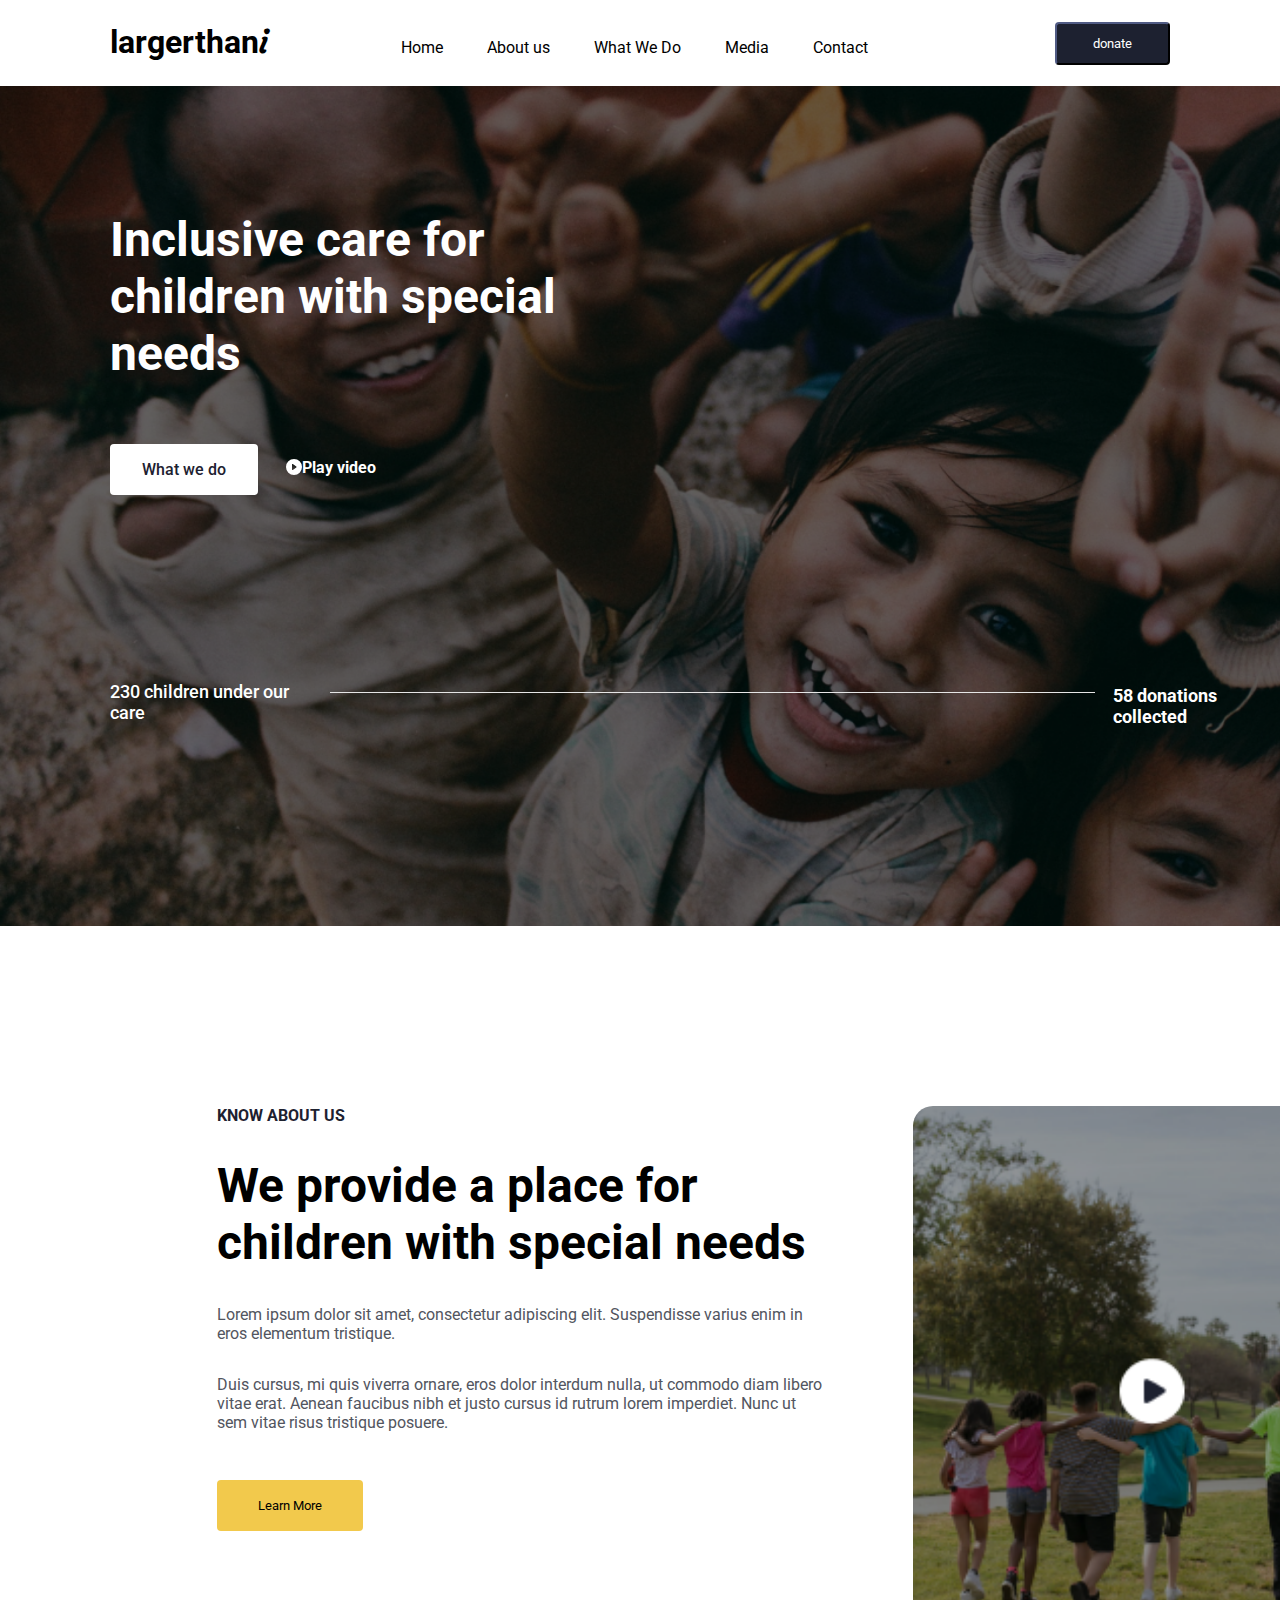
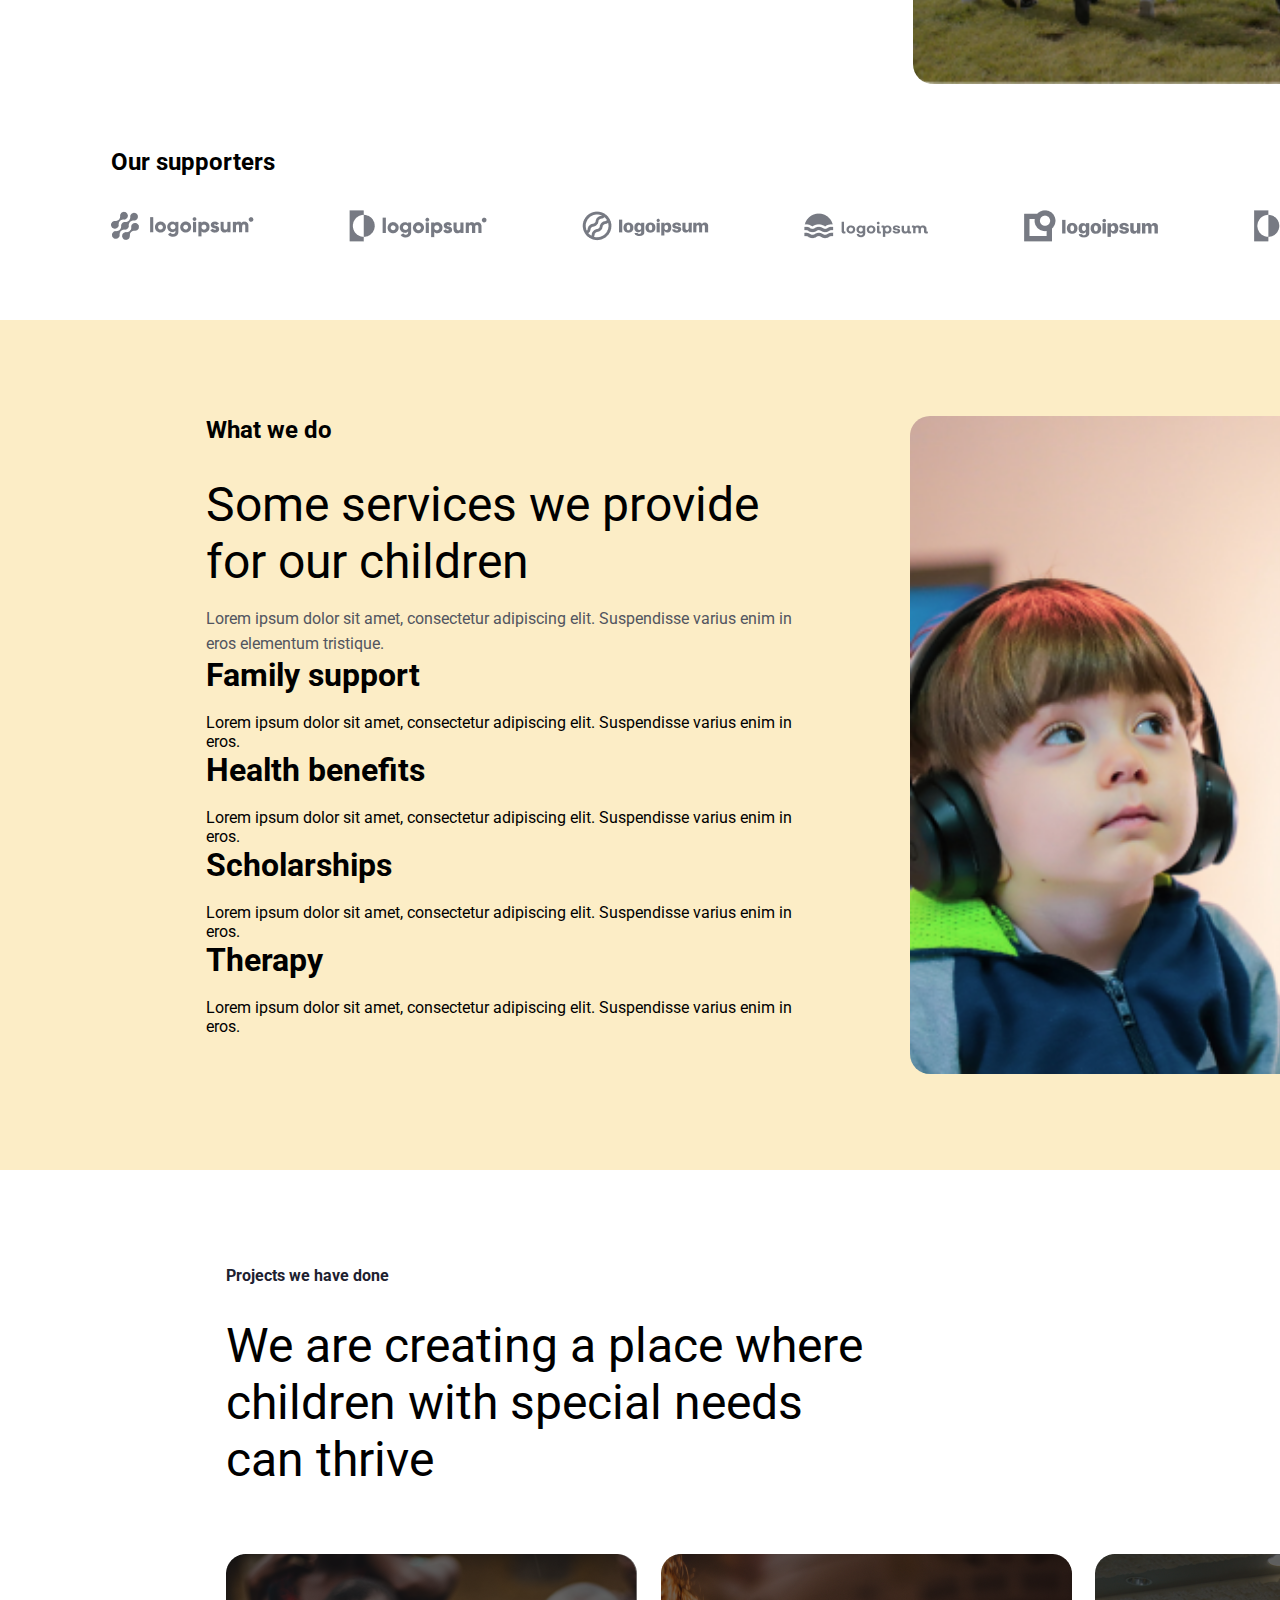
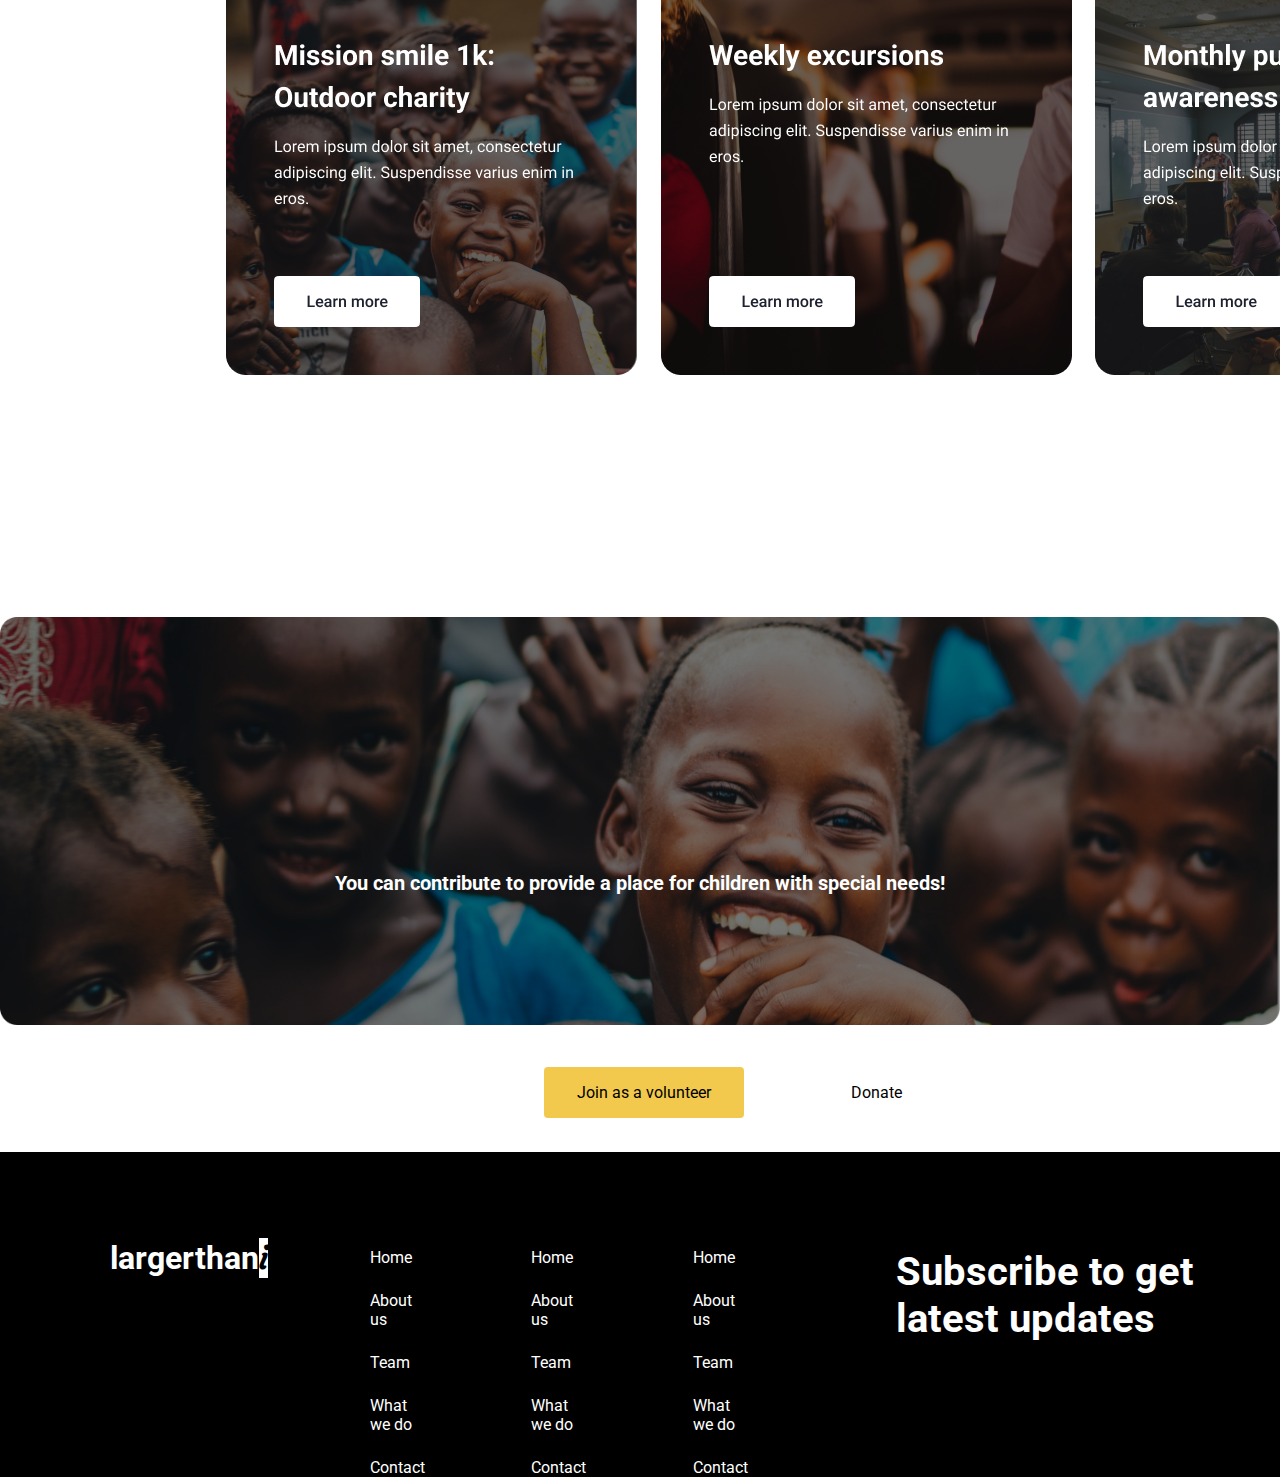
<file: NGO Web Design/index.html>
<!DOCTYPE html>
<html lang="en">
<head>
    <meta charset="UTF-8">
    <meta name="viewport" content="width=device-width, initial-scale=1.0">
    <title>NGO Web Design</title>
    <link rel="stylesheet" href="./styles/style.css">
</head>
<body>
    <header>
        <nav>
            <h1 class="logo">largerthan<mark class="marki">i</mark></h1>

            <ul class="hnul">
                <a href="./index.html"><li class="li1">Home</li></a>
                <a href="./aboutus.html"><li class="li1">About us</li></a>
                <a href="./wwd.html"><li class="li1">What We Do</li></a>
                <a href="./media.html"><li class="li1">Media</li></a>
                <a href="./contact.html"><li class="li1">Contact</li></a>
            </ul>
           <img src="./Pictures/menu.png" alt="menu" class="menupic">
            <button class="donatebtn">donate</button>
        </nav>
    </header> 
            <main>
                <section class="fsection">
                 <h1 class="fsectiontext">Inclusive care for <br>
                    children with special<br>
                    needs</h1>
                    <a href="./wwd.html"><button class="wwd">What we do</button></a>

                    <button class="playbtn"><div class="playvid">
                        <svg xmlns="http://www.w3.org/2000/svg" width="16" height="16" fill="currentColor" class="bi bi-play-circle-fill" viewBox="0 0 16 16">
                        <path d="M16 8A8 8 0 1 1 0 8a8 8 0 0 1 16 0M6.79 5.093A.5.5 0 0 0 6 5.5v5a.5.5 0 0 0 .79.407l3.5-2.5a.5.5 0 0 0 0-.814z"/>
                      </svg> <h3 class="pvid">Play video</h3></button>
                    </div>
                    <div class="btmdiv"><h2 class="chuc">230 children under our care</h2>
                    <div class="thline"></div>
                    <h2 class="donateions">58 donations collected</h2>
                </div>
                </section>  
                
                <section class="know">


                <div class="textsk">
                    <p class="knowp">KNOW ABOUT US</p>
                    <h2 class="knowh2">We provide a place for children with special needs</h2>
                    <p class="infp">Lorem ipsum dolor sit amet, consectetur adipiscing elit. Suspendisse varius enim in eros elementum tristique.</p>
                    <p class="infop">‍Duis cursus, mi quis viverra ornare, eros dolor interdum nulla, ut commodo diam libero vitae erat. Aenean faucibus nibh et justo cursus id rutrum lorem imperdiet. Nunc ut sem vitae risus tristique posuere.</p>
                    <a href="./aboutus.html"><button class="learnmore">Learn More</button></a>
                </div>                    
                    <img src="./Pictures/Screenshot_3.png" class="peoplepic" alt="people" width="480px" height="578.84px" style="border-radius: 20px;">

                </section>

                <section class="supporters">
                    <h2>Our supporters</h2>
                    <img src="./Pictures/Logo row.png" alt="supporters" class="supimgs">
                </section>

                <section class="whatwedo">
                  <div class="textswwd"> 
                    
                    <h2 class="wwdh2">What we do</h2>
                    <p class="wwdp">Some services we provide for our children</p>
                    <p class="wwdpa">Lorem ipsum dolor sit amet, consectetur adipiscing elit. Suspendisse varius enim in eros elementum tristique.</p>
                    
                    <ul class="wwdul">
                        <li><h1 class="wwdh1">Family support</h1><br>
                        <p class="liwwd">Lorem ipsum dolor sit amet, consectetur adipiscing elit. Suspendisse varius enim in eros.</p>
                        </li>
                        <li>
                            <li>
                            <h1 class="wwdh1">Health benefits</h1><br>
                            <p class="liwwd">Lorem ipsum dolor sit amet, consectetur adipiscing elit. Suspendisse varius enim in eros.</p>
                        </li>
                        <li>
                            <li><h1 class="wwdh1">Scholarships</h1><br>
                            <p class="liwwd">Lorem ipsum dolor sit amet, consectetur adipiscing elit. Suspendisse varius enim in eros.</p>
                        </li>
                        <li>
                            <li><h1 class="wwdh1">Therapy</h1><br>
                            <p class="liwwd">Lorem ipsum dolor sit amet, consectetur adipiscing elit. Suspendisse varius enim in eros.</p>
                        </li>
                    </ul>
                
                </div>
                    <img src="./Pictures/Screenshot_1.png" alt="child" class="wwdpic">
                </section>

                <section class="done">
                    
                    <h2 class="pwhdh2">Projects we have done</h2>
                    <p class="pwhdp">We are creating a place where children with special needs can thrive</p>
                
                    <img src="./Pictures/Project row.png" alt="projec row about what we do" class="prjctrow">
                    <img src="./Pictures/Project row (2).png" alt="projec row about what we do" class="projectrowphone">
                </section>

                <center><section class="our-events">
                    <h1 class="h1our">Our events</h1>
                    <div class="event1" >
                        <h1 class="evh1">13<br><mark class="apr">APR</mark></h1>
                        <p class="pnextevent">NEXT EVENTS</p><br>
                        <p class="pseminar">Seminar: Caring for children with autism</p>
                    </div>

                    <div class="event2">
                        <h1 class="evh1">25<br><mark class="apr">APR</mark></h1>
                        <p class="pnextevent">NEXT EVENTS</p><br>
                        <p class="pseminar">Seminar: Caring for children with autism</p>
                    </div>
                    </div>
                </section></center>
            </main>
    
            <footer>
                
                <center><img src="./Pictures/BG (1).png" alt="smiling children" srcset="" class="footerimg">
                <p class="imgp">You can contribute to provide a place for children with special needs!</p>
            <div class="btns">
                <button class="fbtn1">Join as a volunteer</button>
                <button class="fbtn2">Donate</button>
            </div></center>

            <section class="lastsection">
                <h1 class="logo" id="logo2">largerthan<mark class="marki">i</mark></h1>
                <div class="uls">
                    <ul>
                    <li class="lastul1">Home</li>
                    <li class="lastul">About us</li>
                    <li class="lastul">Team</li>
                    <li class="lastul">What we do</li>
                    <li class="lastul">Contact</li>
                </ul><br>
                <ul>
                    <li class="lastul1">Home</li>
                    <li class="lastul">About us</li>
                    <li class="lastul">Team</li>
                    <li class="lastul">What we do</li>
                    <li class="lastul">Contact</li>
                </ul><br>
                <ul>
                    <li class="lastul1">Home</li>
                    <li class="lastul">About us</li>
                    <li class="lastul">Team</li>
                    <li class="lastul">What we do</li>
                    <li class="lastul">Contact</li>
                </ul><br>

            </div>
            <h2 class="lasth2">Subscribe to get latest updates</h2>
            </section>
            </footer>

</body>
</html>
</file>
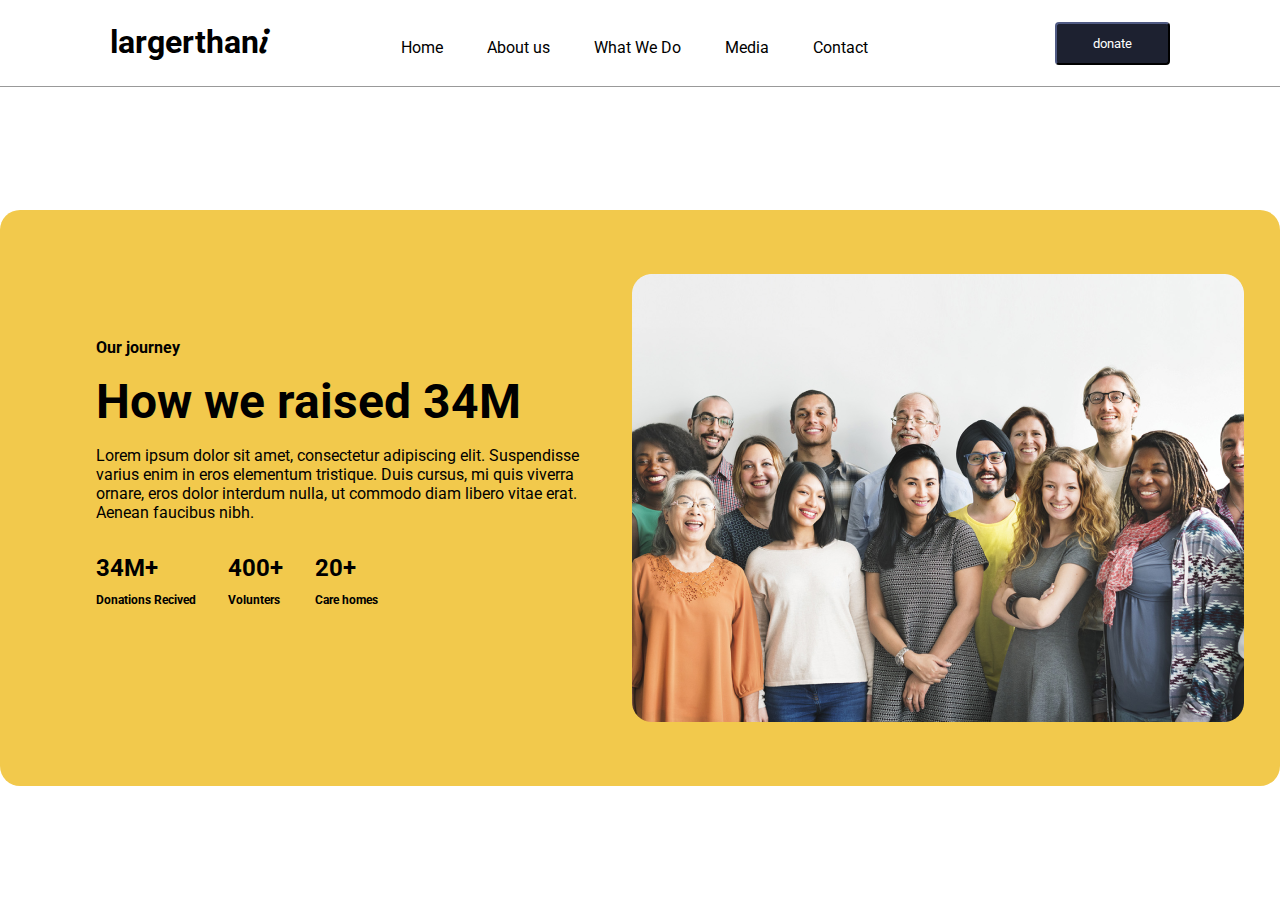
<file: NGO Web Design/aboutus.html>
<!DOCTYPE html>
<html lang="en">
<head>
    <meta charset="UTF-8">
    <meta name="viewport" content="width=device-width, initial-scale=1.0">
    <title>About us</title>
    <link rel="stylesheet" href="styles/aboutus.css">
</head>
<body>
    <header>
        <nav>
            <h1 class="logo">largerthan<mark class="marki">i</mark></h1>

            <ul class="hnul">
                <a href="./index.html"><li class="li1">Home</li></a>
                <a href="./aboutus.html"><li class="li1">About us</li></a>
                <a href="./wwd.html"><li class="li1">What We Do</li></a>
                <a href="./media.html"><li class="li1">Media</li></a>
                <a href="./contact.html"><li class="li1">Contact</li></a>
            </ul>
           <img src="./Pictures/menu.png" alt="menu" class="menupic">
            <button class="donatebtn">donate</button>
        </nav>
    </header> 
<main>
    <div class="journeydiv">
        <div class="texts">
            <h2 class="journey">Our journey</h2>
            <h1 class="h1">How we raised 34M</h1>
            <p>Lorem ipsum dolor sit amet, consectetur adipiscing elit. Suspendisse varius enim in eros elementum tristique. Duis cursus, mi quis viverra ornare, eros dolor interdum nulla, ut commodo diam libero vitae erat. Aenean faucibus nibh.</p>
        
            <div class="numbers">
                <h2 class="numh2">
                    34M+<br>
                    <mark class="mark">Donations Recived</mark>
                </h2>
                <h2 class="numh2">
                    400+<br>
                    <mark class="mark">Volunters</mark>
                </h2>
                <h2 class="numh2">
                    20+<br>
                    <mark class="mark">Care homes</mark>
                </h2>
            </div>
        </div>
        <img src="./Pictures/Image (1).png" alt="Happy people" class="img">
    </div>
</main>
</body>
</html>
</file>
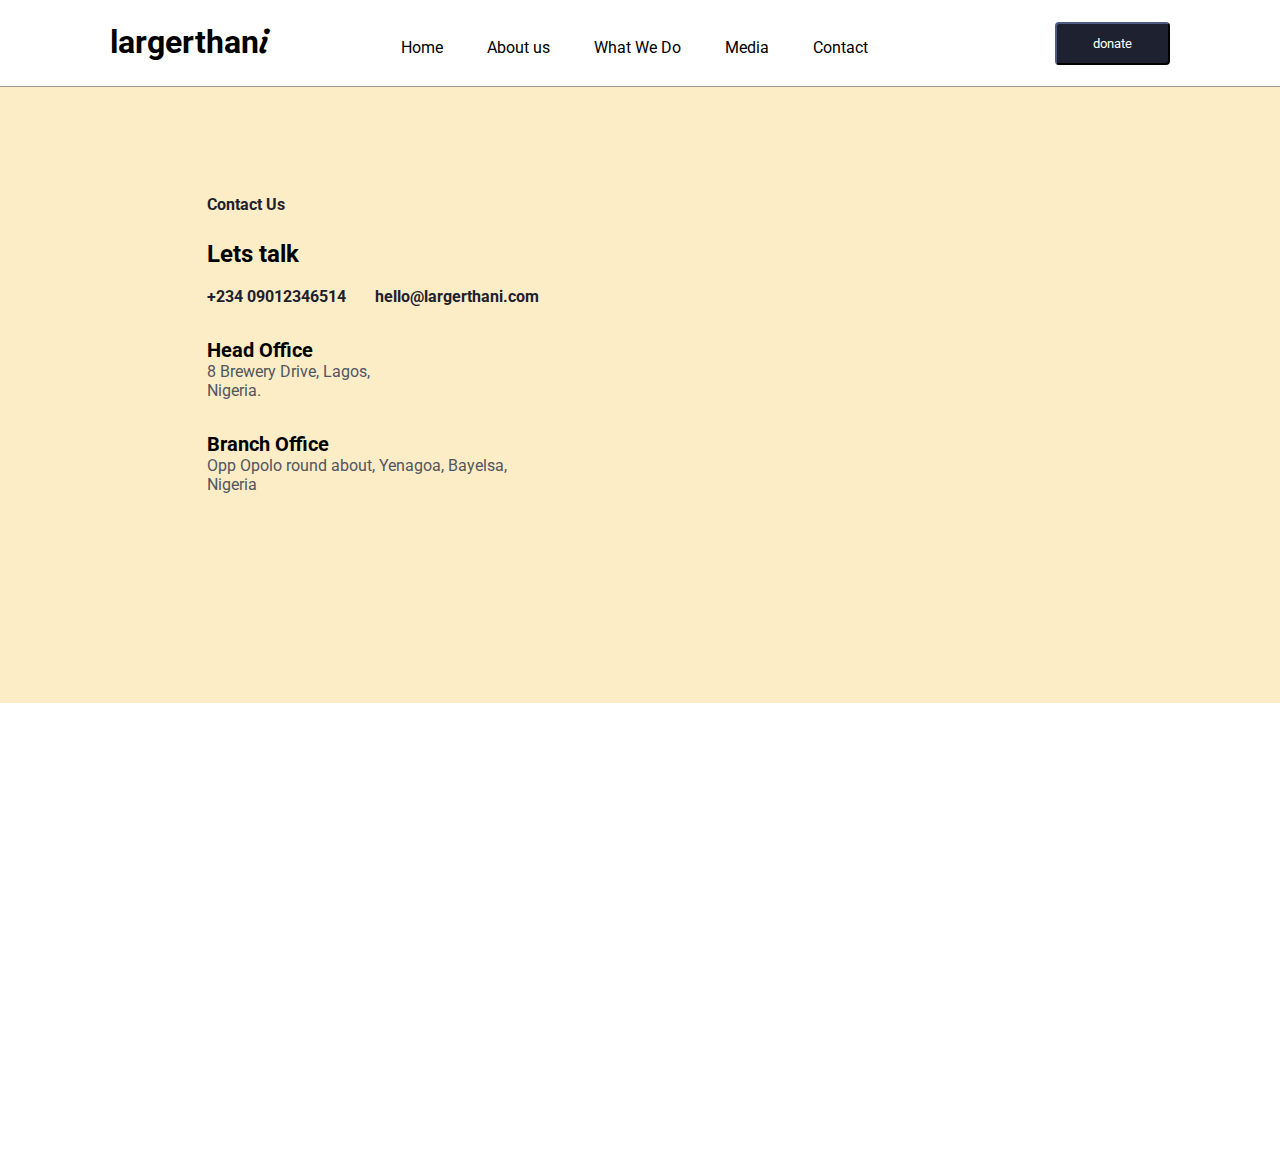
<file: NGO Web Design/contact.html>
<!DOCTYPE html>
<html lang="en">
<head>
    <meta charset="UTF-8">
    <meta name="viewport" content="width=device-width, initial-scale=1.0">
    <title>Contact Us</title>
    <link rel="stylesheet" href="./styles/contact.css">
</head>
<body>
    <header>
        <nav>
            <h1 class="logo">largerthan<mark class="marki">i</mark></h1>

            <ul class="hnul">
                <a href="./index.html"><li class="li1">Home</li></a>
                <a href="./aboutus.html"><li class="li1">About us</li></a>
                <a href="./wwd.html"><li class="li1">What We Do</li></a>
                <a href="./media.html"><li class="li1">Media</li></a>
                <a href="./contact.html"><li class="li1">Contact</li></a>
            </ul>
           <img src="./Pictures/menu.png" alt="menu" class="menupic">
            <button class="donatebtn">donate</button>
        </nav>
    </header> 
<main>
    <section class="texts">
        <h2 class="contactus">Contact Us</h2>
        
        
            <h2 class="letstalk">Lets talk</h2><br>
        <div class="contacts">
                <h3 class="number">+234 09012346514</h3>
                <h3 class="mail">hello@largerthani.com</h3>
        </div>
            <h2 class="Head-office">Head Office</h2>
        <div class="location">8 Brewery Drive, Lagos, <br>
            Nigeria.</div>

            <h2 class="branch-office">Branch Office</h2>
            <div class="branchoffice">
                Opp Opolo round about, Yenagoa, Bayelsa,<br>
                Nigeria
            </div>
    </section>
    <iframe src="https://www.google.com/maps/embed?pb=!1m18!1m12!1m3!1d2873.0359110626805!2d-78.83137803241331!3d43.937930446075136!2m3!1f0!2f0!3f0!3m2!1i1024!2i768!4f13.1!3m3!1m2!1s0x89d504b048a00439%3A0x910d1a0d039abe83!2zR3lhdHQgQ3Jlc2NlbnQsIE9zaGF3YSwgT04sIOGDmeGDkOGDnOGDkOGDk-GDkA!5e0!3m2!1ska!2sge!4v1734256205307!5m2!1ska!2sge" width="100%" height="448" style="border:0;" allowfullscreen="" loading="lazy" referrerpolicy="no-referrer-when-downgrade"></iframe>
</main>
</body>
</html>
</file>
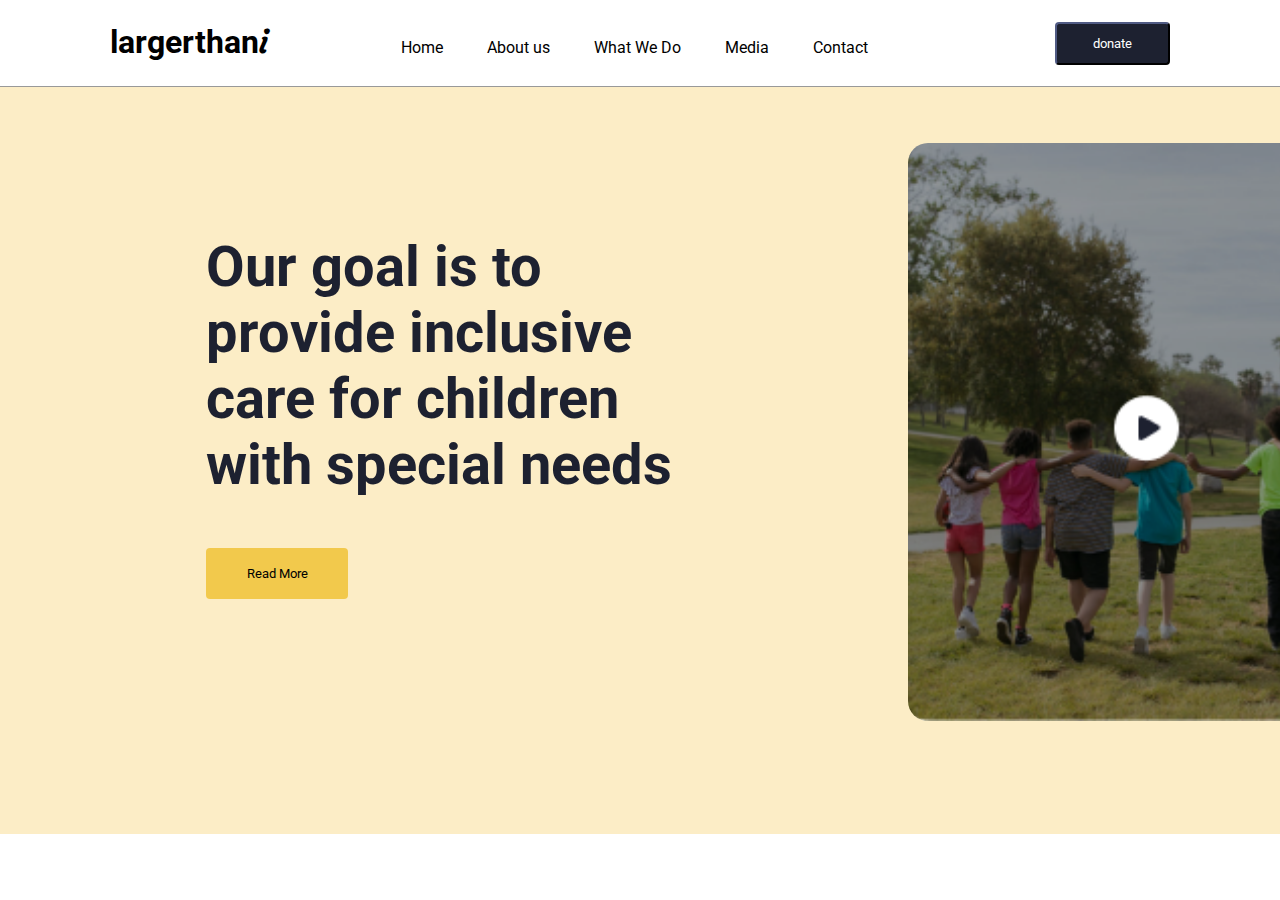
<file: NGO Web Design/media.html>
<!DOCTYPE html>
<html lang="en">
<head>
    <meta charset="UTF-8">
    <meta name="viewport" content="width=device-width, initial-scale=1.0">
    <title>Media</title>
    <link rel="stylesheet" href="./styles/media.css">
</head>
<body>
    <header>
        <nav>
            <h1 class="logo">largerthan<mark class="marki">i</mark></h1>

            <ul class="hnul">
                <a href="./index.html"><li class="li1">Home</li></a>
                <a href="./aboutus.html"><li class="li1">About us</li></a>
                <a href="./wwd.html"><li class="li1">What We Do</li></a>
                <a href="./media.html"><li class="li1">Media</li></a>
                <a href="./contact.html"><li class="li1">Contact</li></a>
            </ul>
           <img src="./Pictures/menu.png" alt="menu" class="menupic">
            <button class="donatebtn">donate</button>
        </nav>
    </header> 
    <main>
<section class="media">
    <div class="mediatxts">
        <h1 class="mediah1">
            Our goal is to provide inclusive care for children with special needs
        </h1>
        <button class="readmore">Read More</button>
    </div>
    <img src="./Pictures/Screenshot_3.png" alt="people walking" class="mediaimg" srcset="">
</section>
    </main>
</body>
</html>
</file>
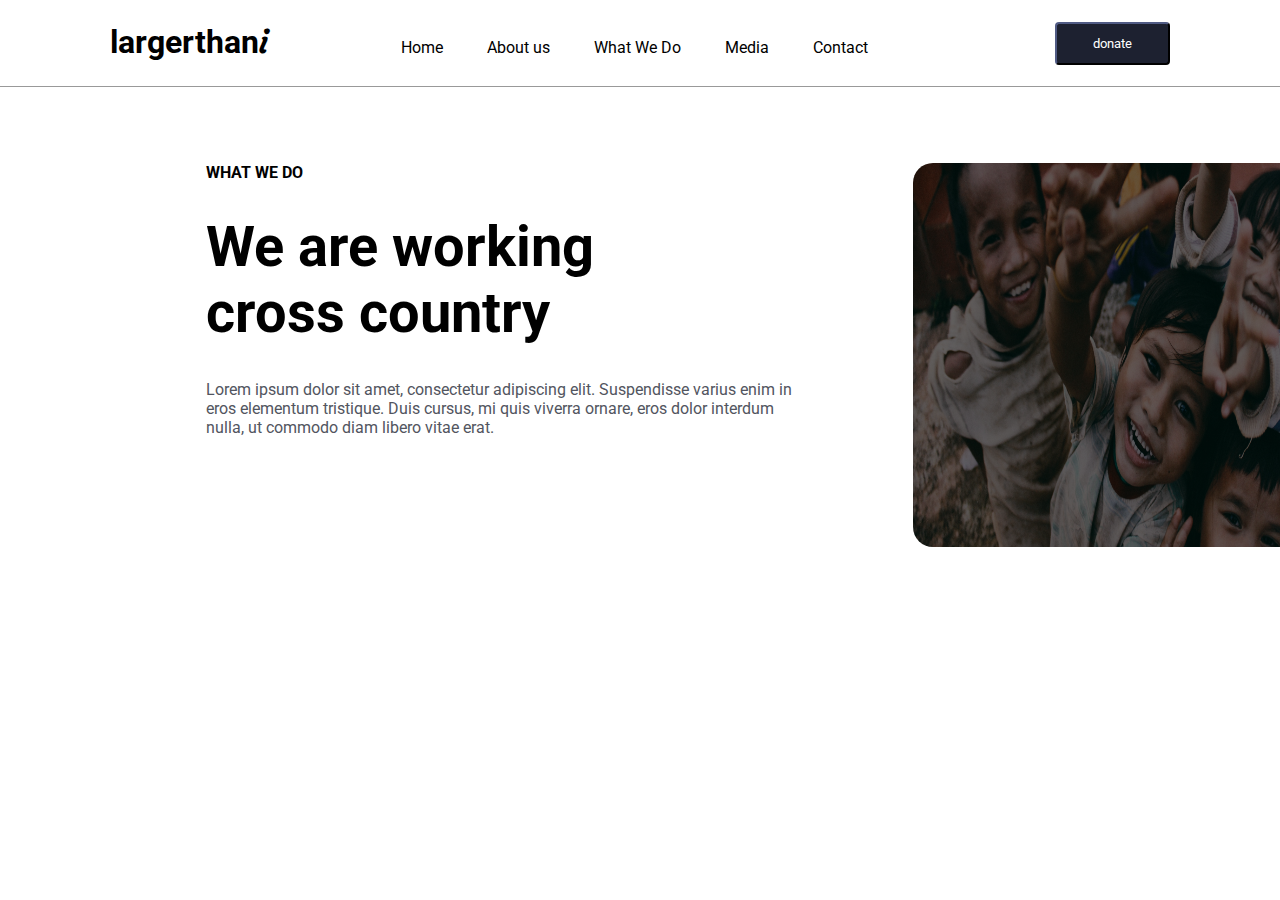
<file: NGO Web Design/wwd.html>
<!DOCTYPE html>
<html lang="en">
<head>
    <meta charset="UTF-8">
    <meta name="viewport" content="width=device-width, initial-scale=1.0">
    <title>What we do</title>
    <link rel="stylesheet" href="./styles/wwd.css">
</head>
<body>
    <header>
        <nav>
            <h1 class="logo">largerthan<mark class="marki">i</mark></h1>

            <ul class="hnul">
                <a href="./index.html"><li class="li1">Home</li></a>
                <a href="./aboutus.html"><li class="li1">About us</li></a>
                <a href="./wwd.html"><li class="li1">What We Do</li></a>
                <a href="./media.html"><li class="li1">Media</li></a>
                <a href="./contact.html"><li class="li1">Contact</li></a>
            </ul>
           <img src="./Pictures/menu.png" alt="menu" class="menupic">
            <button class="donatebtn">donate</button>
        </nav>
    </header> 
    <main>
    <section class="wwd">
        <div class="wwdtexts">
            <h2 class="wwdh2">WHAT WE DO</h2>
            <h1 class="wwdh1">We are working cross country</h1>
            <p>Lorem ipsum dolor sit amet, consectetur adipiscing elit. 
                Suspendisse varius enim in eros elementum tristique. Duis
                cursus, mi quis viverra ornare, eros dolor interdum nulla,
                ut commodo diam libero vitae erat.</p>
        </div>
        <img src="./styles/BG Image.png" alt="Happy children" class="imgwwd">
    </section>
    </main>
</body>
</html>
</file>
<file: NGO Web Design/styles/style.css>
@import url('https://fonts.googleapis.com/css2?family=Roboto:ital,wght@0,100;0,300;0,400;0,500;0,700;0,900;1,100;1,300;1,400;1,500;1,700;1,900&display=swap');
@import url('https://fonts.googleapis.com/css2?family=Courgette&family=Roboto:ital,wght@0,100;0,300;0,400;0,500;0,700;0,900;1,100;1,300;1,400;1,500;1,700;1,900&display=swap');
.menupic{
    height: 0px;
}
*{
    margin: 0px;
    padding: 0px;
    font-family: "roboto" , sans-serif;

}
a{
    text-decoration: none;
    color: inherit;
}
button:hover{
    cursor:grab;
}

.logo{
    font-weight: 700;
    margin-left: 110px;
}
.marki{
    font-family: "courgette" , sans-serif;
    background-color: #ffffff;
}
.donatebtn{
    margin-right: 110px;
    width: 115px;
    height: 43px;
    background-color: #1D2130;
    color: #ffffff;
    border-radius: 4px;
    border-color: #1D2130;
}
nav{
    display: flex;
    justify-content: space-between;
    padding-top: 21.5px;
    padding-bottom: 21.5px;
    width: 100%;
}
.li1{
    margin-top: 16px;
    display: inline-block;
    margin-left: 40px;
}
.fsection{
    background-image: url(./BG\ Image.png)   ;
    background-size: cover;
    background-repeat: no-repeat;
    height: 715px;
    padding-top: 124.52px;
    padding-left: 110px;
}
.fsectiontext{
    color: #ffffff;
    font-size: 48px;
}
.wwd{
    background-color: #ffffff;
    color: #1D2130;
    padding-top: 16px;
    padding-bottom: 16px;
    padding-right: 32px;
    padding-left: 32px;
    font-size: 16px;
    font-weight: 500;
    margin-top: 62.69px;
    border: none;
    border-radius: 4px;
}
.playvid{
    display: flex;
    color: #ffffff;
}
.pvid{
    color: #ffffff;
}
.playbtn{
    background: none;
    width: 140px;
    height:40px;
    border: none;
    margin-left: 24px;
}
.playbtn:hover{
    background-color: black;
    cursor: grabbing;
    transition: 5s;
}
.chuc{
    color: #ffffff;
    font-size: 18px;
    font-weight: 500;
    margin-top: 185.39px;
}
.thline{
    background-color: #E5E5E5;
    border: 1px;
    width: 836px;
    height: 1px;
    margin-top: 197.06px;
    margin-left: 20px;
}
.btmdiv{
    display: flex;
}
.donateions{
    margin-top: 190.06px;
    margin-left: 18px;
    font-size: 18px;
    color: #ffffff;
}
.knowp{
    font-size: 16px;
    font-weight: 700;
    color: #1D2130;
}
.know{
    padding-top: 180px;
    padding-left: 217px;
    display: flex;
}
.knowh2{
    font-size: 48px;
    font-weight: 700;
    height: 116px;
    width: 610px;
    margin-top: 32px;
    margin-bottom: 32px;
}
.infp,.infop{
    color: #525560;
    font-size: 16px;
    font-weight: 400;
    width: 608px;
}
.infop{
    margin-top: 32px;
}
.peoplepic{
    margin-left: 86px;
}
.learnmore{
    width: 146px;
    height: 51px;
    background-color:#F2C94C ;
    color: #000000;
    border: none;
    border-radius: 4px;
    margin-top: 48px;
}

.supporters{
    margin-top: 64px;
    padding-left: 111px;
}
.supimgs{
    margin-top: 33.51px;
}
.whatwedo{
    margin-top: 74px;
    padding-top: 96px;
    padding-left: 206px;
    background-color: #FCEDC6;
    display: flex;
}
.wwdp{
    font-size: 48px;
    width: 608px;
    margin-top: 32px;
}
.wwdpa{
    font-size: 16px;
    font-weight: 400;
    line-height: 25px;
    color: #525560;
    width: 608px;
    margin-top: 16px;
}
.wwd1{
    color: #1D2130;
    font-size: 24px;
    font-weight: 700;
}
.lliwwd{
    width: 373px;
    color: #525560;
    font-size: 16px;
    font-weight: 400;
    margin-bottom: 96px;
}
.wwdpic{
    width: 480px;
    height: 658px;
    border-radius: 20px;
    margin-left: 96px;
    margin-bottom: 96.39px;
    margin-right: 110px;
}
.done{
    margin-top: 96px;
    margin-left: 110px;
    padding-left: 116px;
}
.pwhdh2{
    font-size: 16px;
    font-weight: 700;
    color: #1D2130;
}
.pwhdp{
    width: 640px;
    font-size: 48px;
    margin-top: 32px;

}
.prjctrow{
    margin-top: 65.80px;
}
.footerimg{
    width: 100%;
    margin-top: 123px;
    position: relative;
    padding-top: 115px;
}
.imgp{
    line-height: 57px;
    font-size: 48px;
    font-weight: 700;
    width: 940.63px;
    position: absolute;
    margin-top: 3633px;
    top: 50%; 
    left: 50%; 
    transform: translate(-50%, -50%);
    color: #ffffff;
    font-size: 20px;
    font-weight: bold;
}
.btns{
    position: absolute;
    margin-top: 3817px;
    margin-left: 544px;
    top: 50%; 

}
.fbtn1{
    height: 51px;
    width: 200px;
    background-color: #F2C94C;
    color: #000000;
    font-size: 16px;
    border: none;
    border-radius: 4px;
}
.fbtn2{
    margin-left: 71px;
    height: 51px;
    width: 115px;
    background-color: #ffffff;
    color: #000000;
    font-size: 16px;
    border: none;
    border-radius: 4px;
    margin-bottom: 123px;
}
.projectrowphone{
    display: none;
}
.lastsection{
    margin-top: 123px;
    background-color: #000000;
    color: #ffffff;
    display: flex;
}
.lastul{
    list-style: none;
    margin-left: 102px;
    margin-top: 24px;

}
.lastul1{
    margin-top: 96px;
    list-style: none;
    margin-left: 102px;
}
.uls{
    display: flex;
}
#logo2{
    margin-top: 86px;
}
.lasth2{
    width: 440px;
    font-size: 40px;
    margin-top: 96px;
    margin-left: 144px;
}
.our-events{
    display: none;
}
.wwdul{
    list-style: none;
}

@media all and (max-width :320px){
    .logo{
        font-size: 24px;
        margin-left: 25px;
    }
    .marki{
        font-size: 24px;
    }
    .hnul{
        display: none;
    }
    .donatebtn{
        display: none;
    }
    .menupic{
        height: 39px;
        width: 54px;
        margin-right: 11px;
    }
    .fsection{
        height: 476px;
        font-size: 32px;
        font-weight: 700;
        padding-left: 0%;
        padding-top: 132px;
        text-align: center;

        

    }
    .fsectiontext{
        font-size: 32px;
        
    }
    .wwd{
        margin: 46px auto;
    }
    .playbtn{
        display: none;
    }
    .btmdiv{
        display: none;
    }
    .know{
        margin-top: 60px;
        margin-left: 17px;
        display: inline-block;
        width: 303px;
        padding: 0%;
    }

    .knowp{
        font-size: 6px;
        margin: 0px;
       
    }
    .knowh2{
        font-size: 20px;
        margin-left: 34px;
        text-align: center;
        width: 193px;
    }
    .infp{
        font-size: 8px;
        width: 294px;
        margin-top: 36px;
    }
    .infop{
        font-size: 8px;
        width: 294px;
        margin-top: 12px;
    }
    .learnmore{
        width: 50px;
        height: 33px;
        margin-left: 104px;
        font-size: 8px;
        color: #E5E5E5;
    }
    .peoplepic{
        width: 273.69px;
        height: 319px;
        margin: 86px auto;
        margin-bottom: 30px;
 
    }
    .supporters{
        display: none;
    }
    .whatwedo{
        display: block;
        padding: 20px;

        margin-top: 30px;
    }
    .wwdul{
        display: none;
    }
    .wwdh2{
        font-size: 8px;
        
    }
    .wwdp{
        font-size: 20px;
        text-align: center;
        font-weight: 700;
        width: 210px;
        margin: 87px auto;
        
    }
    .wwdpa{
        font-size: 12px;
        font-weight: 400px;
        width: 266px;
        line-height: 19px;
       
    }
    .wwdpic{
        width: 142px;
        height: 224px;
        margin-top: 50px;
        margin-left: 72px;
    }
    .prjctrow{
        display: none;
    }
    .projectrowphone{
        display:inline;
        margin-left: -40px;
        
    }
    .pwhdp{
        display: none;
    }
    .pwhdh2{
        font-size: 16px;
        margin-top: 63px;
        font-weight: 700;
        text-align: center;
        margin-bottom: 45.5px;
    }
    .done{
        margin: 0px;
        padding: 42.5px;
    }
    .our-events{
        display: inline-block;
        
        color: #1D2130;
    }
    .evh1{
        font-size: 48px;
        margin-top: 32px;
        margin-left: 40px;
    }
    .event1, .event2{
        display: flex;
        height: 191px;
        border-radius: 20px;
        width: 300px;

        background-color: #F2C94C;
    }
    .apr{
        background-color: #F2C94C;
    }
    .pnextevent{
        margin-top: 40px;
        font-size: 16px;
        margin-left: 24px;
        font-weight: 500;
        
    }
    .pseminar{
        font-size: 12px;
        font-weight: 700;
        margin-top: 82px;
        margin-left:-114px ;
        width: 146px;
        height: 36px;
    }
    .h1our{
        margin-bottom: 25px;
    }
    .event2{
        margin-top: 19px;

   
    }
    .footerimg{
        width: 312px;
        height: 229px;
        border-radius: 20px;
        
        margin-top: 36px;
    }
    .imgp{
        font-size: 20px;
        width: 276px;
        line-height: 24px;
        position:unset;
        margin-top: -179px;
        margin-left: 160px;
    }
    .btns{
        margin-top: 4150px;
        margin-left: 21px;
    }
    .fbtn1{
        width: 200px;
        height: 51px;
        
    }
    .fbtn2{
        width: 115px;
        height: 51px;
        margin-top: 10px;
        margin-left: 10px;
        
    }
    .uls{
        display: none;
    }
    .lasth2{
        font-size: 12px;
        margin-left: -79px;
        margin-top: 86px;
        margin-bottom: 17px;
    }
    #logo2{
        font-size: 24px;
        margin-top: 26.31px;
    }
}
</file>
<file: NGO Web Design/styles/aboutus.css>
@import url('https://fonts.googleapis.com/css2?family=Roboto:ital,wght@0,100;0,300;0,400;0,500;0,700;0,900;1,100;1,300;1,400;1,500;1,700;1,900&display=swap');
@import url('https://fonts.googleapis.com/css2?family=Courgette&family=Roboto:ital,wght@0,100;0,300;0,400;0,500;0,700;0,900;1,100;1,300;1,400;1,500;1,700;1,900&display=swap');
.menupic{
    height: 0px;
}
*{
    margin: 0px;
    padding: 0px;
    font-family: "roboto" , sans-serif;
    box-sizing: border-box;

}
a{
    text-decoration: none;
    color: inherit;
}
button:hover{
    cursor:grab;
}

.logo{
    font-weight: 700;
    margin-left: 110px;
}
.marki{
    font-family: "courgette" , sans-serif;
    background-color: #ffffff;
}
.donatebtn{
    margin-right: 110px;
    width: 115px;
    height: 43px;
    background-color: #1D2130;
    color: #ffffff;
    border-radius: 4px;
    border-color: #1D2130;
}
nav{
    display: flex;
    justify-content: space-between;
    padding-top: 21.5px;
    padding-bottom: 21.5px;
    width: 100%;
    border-bottom: 1px solid rgb(0, 0, 0 , 0.4);
    
}
.li1{
    margin-top: 16px;
    display: inline-block;
    margin-left: 40px;
}
.journey{
    font-size: 16px
}
.journeydiv{
    background-color: #F2C94C;
    border-radius: 20px;
    margin: 123px auto;
    width: 1280px;
    height: 576px;
    display: flex;

    padding-left: 96px;
}
.img{
    width: 612px;
    height: 448px;
    margin-right: 36px;
    margin-top: 64px;
}
.texts{
    margin-top : 128px;
    width: 488.22px;
    margin-right: 47.68px;
}
.h1{
    margin-top: 16px;
    font-size: 48px;
    font-weight: 700;

}
p{
    font-size: 16px;
    font-weight: 400;
    margin-top: 16px;
}
.numbers{
    display: flex;
}
.numh2{
    font-size: 24px;
    margin-top: 32px;
    margin-right: 32px ;
}
.mark{
    background-color: #F2C94C;
    font-size: 12px;

}
</file>
<file: NGO Web Design/styles/contact.css>
@import url('https://fonts.googleapis.com/css2?family=Roboto:ital,wght@0,100;0,300;0,400;0,500;0,700;0,900;1,100;1,300;1,400;1,500;1,700;1,900&display=swap');
@import url('https://fonts.googleapis.com/css2?family=Courgette&family=Roboto:ital,wght@0,100;0,300;0,400;0,500;0,700;0,900;1,100;1,300;1,400;1,500;1,700;1,900&display=swap');
.menupic{
    height: 0px;
}
*{
    margin: 0px;
    padding: 0px;
    font-family: "roboto" , sans-serif;

}
a{
    text-decoration: none;
    color: inherit;
}
button:hover{
    cursor:grab;
}

.logo{
    font-weight: 700;
    margin-left: 110px;
}
.marki{
    font-family: "courgette" , sans-serif;
    background-color: #ffffff;
}
.donatebtn{
    margin-right: 110px;
    width: 115px;
    height: 43px;
    background-color: #1D2130;
    color: #ffffff;
    border-radius: 4px;
    border-color: #1D2130;
}
nav{
    display: flex;
    justify-content: space-between;
    padding-top: 21.5px;
    padding-bottom: 21.5px;
    width: 100%;
    border-bottom: 1px solid rgb(0, 0, 0 , 0.4);
}
.li1{
    margin-top: 16px;
    display: inline-block;
    margin-left: 40px;
}
.contactus{
    font-size: 16px;
    margin-top: 76px;
 
    color: #1D2130;
    font-weight: 700;
}
.letstalk{
    font-size: 24px;
    margin-top: 26px;
  
}
.contacts{
    display: flex;
    
    color: #1D2130;
    font-weight: 400;
}
.number{

    font-size: 16px;
}
.mail{
    margin-left: 29.72px;
    font-size: 16px;
}

.texts{
    padding-top: 32px;
    padding-left: 206.5px;
}
.location,.branchoffice{
    font-size: 16px;
    color: #525560;
}
.branch-office,.Head-office{
    margin-top: 32px;
    font-size: 20px;

}
.texts{
    background-color: #FCEDC6;
    height: 584px;
}
</file>
<file: NGO Web Design/styles/media.css>
@import url('https://fonts.googleapis.com/css2?family=Roboto:ital,wght@0,100;0,300;0,400;0,500;0,700;0,900;1,100;1,300;1,400;1,500;1,700;1,900&display=swap');
@import url('https://fonts.googleapis.com/css2?family=Courgette&family=Roboto:ital,wght@0,100;0,300;0,400;0,500;0,700;0,900;1,100;1,300;1,400;1,500;1,700;1,900&display=swap');
.menupic{
    height: 0px;
}
*{
    margin: 0px;
    padding: 0px;
    font-family: "roboto" , sans-serif;
    box-sizing: border-box;

}
a{
    text-decoration: none;
    color: inherit;
}

button:hover{
    cursor:grab;
}

.logo{
    font-weight: 700;
    margin-left: 110px;
}
.marki{
    font-family: "courgette" , sans-serif;
    background-color: #ffffff;
}
.donatebtn{
    margin-right: 110px;
    width: 115px;
    height: 43px;
    background-color: #1D2130;
    color: #ffffff;
    border-radius: 4px;
    border-color: #1D2130;
}
nav{
    display: flex;
    justify-content: space-between;
    padding-top: 21.5px;
    padding-bottom: 21.5px;
    width: 100%;
    border-bottom: 1px solid rgb(0, 0, 0 , 0.4);
    
}
.li1{
    margin-top: 16px;
    display: inline-block;
    margin-left: 40px;
}
.media{
    background-color: #FCEDC6;
    display: flex;
}
.mediah1{
    color: #1D2130;
    font-size: 56px;
    width: 496px;
    font-weight: 700;
    margin-top: 147px;
    margin-left: 206px;
}
.readmore{
    background-color: #f2c94c;
    width: 142px;
    height: 51px;
    border: none;
    border-radius: 4px;
    margin-left: 206px;
    margin-top: 50px;
}
.mediaimg{
    margin-left: 206px;
    width: 480px;
    height: 578.34px;
    margin-top: 56px;
    margin-bottom: 113px;
    border-radius: 20px;
}
</file>
<file: NGO Web Design/styles/wwd.css>
@import url('https://fonts.googleapis.com/css2?family=Roboto:ital,wght@0,100;0,300;0,400;0,500;0,700;0,900;1,100;1,300;1,400;1,500;1,700;1,900&display=swap');
@import url('https://fonts.googleapis.com/css2?family=Courgette&family=Roboto:ital,wght@0,100;0,300;0,400;0,500;0,700;0,900;1,100;1,300;1,400;1,500;1,700;1,900&display=swap');
.menupic{
    height: 0px;
}
*{
    margin: 0px;
    padding: 0px;
    font-family: "roboto" , sans-serif;

}
a{
    text-decoration: none;
    color: inherit;
}
button:hover{
    cursor:grab;
}

.logo{
    font-weight: 700;
    margin-left: 110px;
}
.marki{
    font-family: "courgette" , sans-serif;
    background-color: #ffffff;
}
.donatebtn{
    margin-right: 110px;
    width: 115px;
    height: 43px;
    background-color: #1D2130;
    color: #ffffff;
    border-radius: 4px;
    border-color: #1D2130;
}
nav{
    display: flex;
    justify-content: space-between;
    padding-top: 21.5px;
    padding-bottom: 21.5px;
    width: 100%;
    border-bottom: 1px solid rgb(0, 0, 0 , 0.4);
}
.li1{
    margin-top: 16px;
    display: inline-block;
    margin-left: 40px;
}
.wwd{
    display: flex;
    padding-left: 206px;
    padding-top: 76px;
}
.imgwwd{
    width: 476px;
    height: 384px;
    margin-right: 111px;
    border-radius: 20px;
    margin-left: 113px;
}
.wwdh2{
    font-size: 16px;
}
.wwdh1{
    font-size: 56px;
    width: 461px;
    margin-top: 32px;
}
p{
    font-size: 16px;
    color: #525560;
    width: 594px;
    margin-top: 34px;
}
</file>
